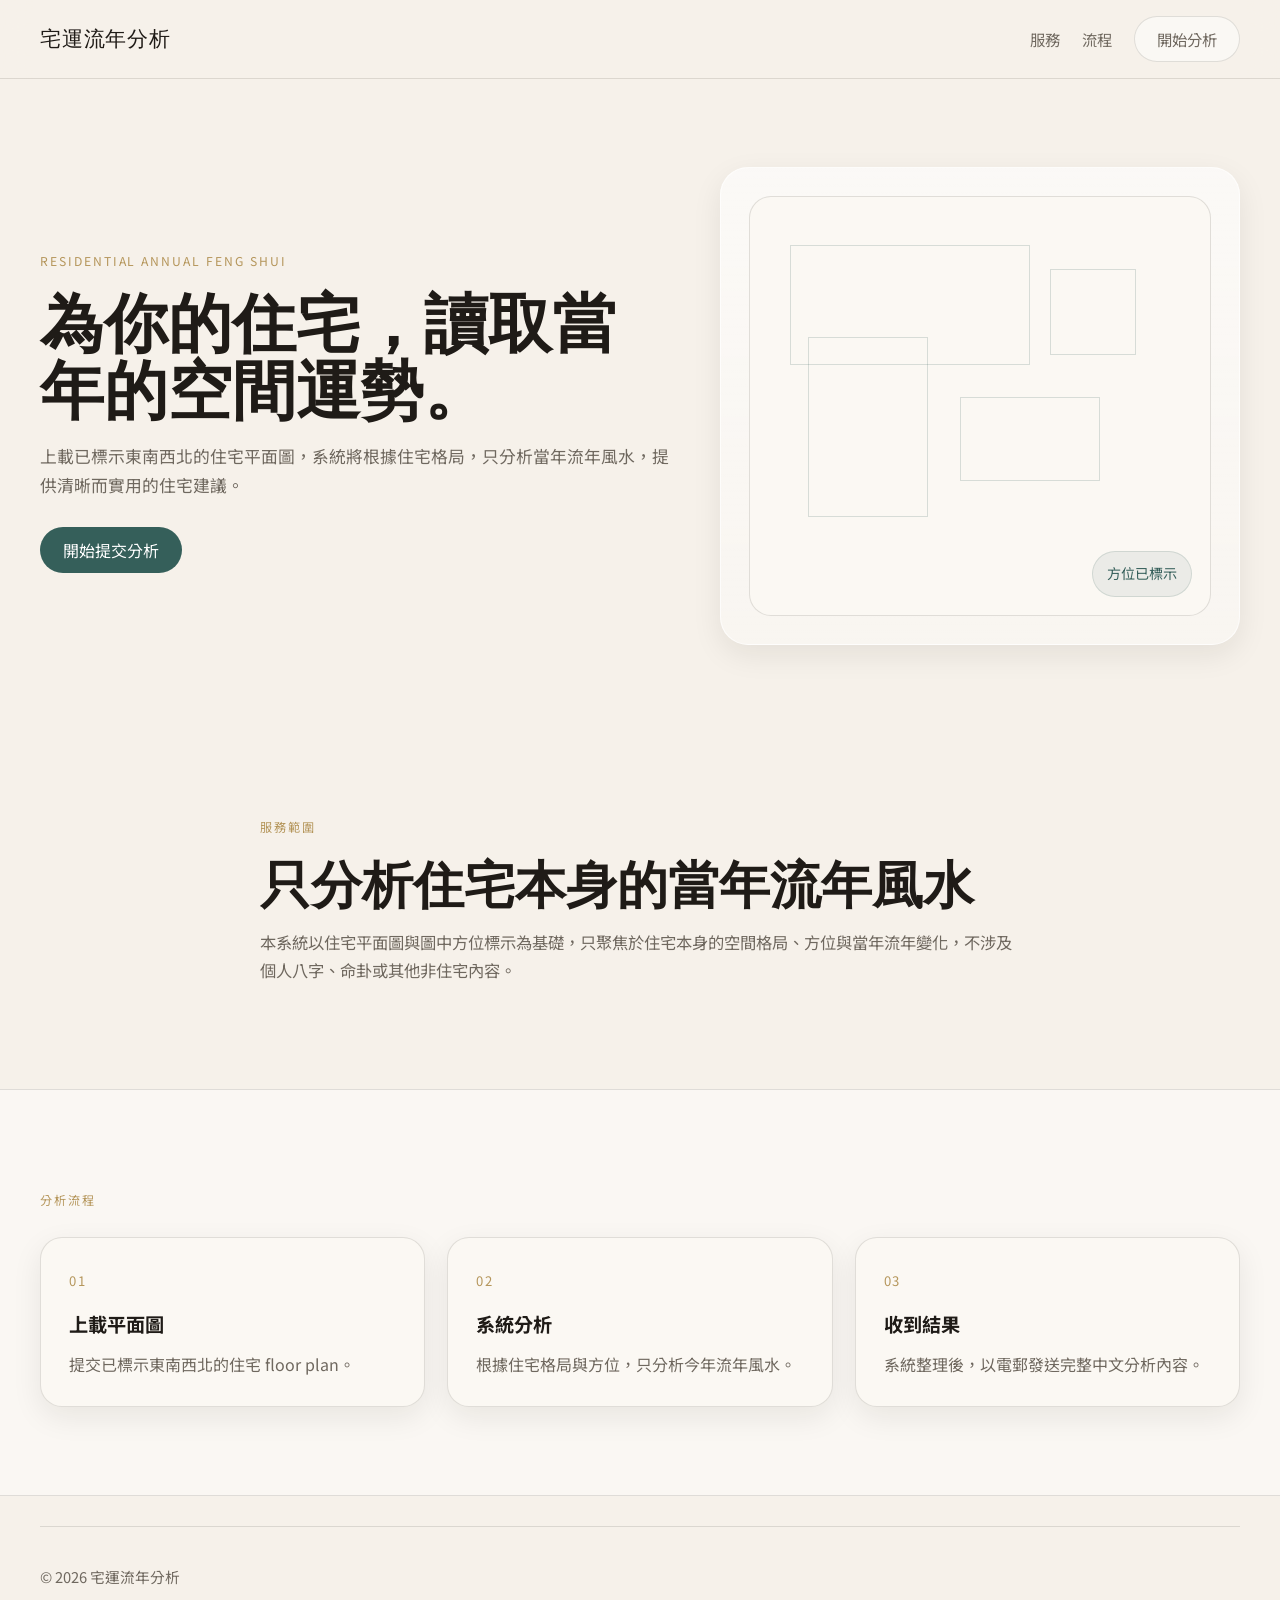
<file: index.html>
<!DOCTYPE html>
<html lang="zh-Hant">
<head>
  <meta charset="UTF-8" />
  <meta name="viewport" content="width=device-width, initial-scale=1.0" />
  <title>宅運流年分析</title>

  <link rel="preconnect" href="https://fonts.googleapis.com">
  <link rel="preconnect" href="https://fonts.gstatic.com" crossorigin>
  <link href="https://fonts.googleapis.com/css2?family=Bodoni+Moda:opsz,wght@6..96,500;6..96,700&family=Noto+Sans+TC:wght@300;400;500;700&display=swap" rel="stylesheet">

  <link rel="stylesheet" href="style.css" />
</head>
<body>
  <header class="site-header">
    <div class="container header-inner">
      <div class="brand">宅運流年分析</div>
      <nav class="nav">
        <a href="#service">服務</a>
        <a href="#process">流程</a>
        <a href="submit.html" class="btn btn-outline">開始分析</a>
      </nav>
    </div>
  </header>

  <main>
    <section class="hero">
      <div class="container hero-grid">
        <div class="hero-copy">
          <p class="eyebrow">Residential Annual Feng Shui</p>
          <h1>為你的住宅，讀取當年的空間運勢。</h1>
          <p class="hero-text">
            上載已標示東南西北的住宅平面圖，系統將根據住宅格局，只分析當年流年風水，提供清晰而實用的住宅建議。
          </p>
          <div class="hero-actions">
            <a href="submit.html" class="btn btn-primary">開始提交分析</a>
          </div>
        </div>

        <div class="hero-card">
          <div class="plan-frame">
            <div class="plan-line"></div>
            <div class="plan-line short"></div>
            <div class="plan-box"></div>
            <div class="plan-box small"></div>
            <div class="direction-badge">方位已標示</div>
          </div>
        </div>
      </div>
    </section>

    <section id="service" class="section">
      <div class="container narrow">
        <p class="section-label">服務範圍</p>
        <h2>只分析住宅本身的當年流年風水</h2>
        <p class="section-text">
          本系統以住宅平面圖與圖中方位標示為基礎，只聚焦於住宅本身的空間格局、方位與當年流年變化，不涉及個人八字、命卦或其他非住宅內容。
        </p>
      </div>
    </section>

    <section id="process" class="section alt">
      <div class="container">
        <p class="section-label">分析流程</p>
        <div class="steps">
          <div class="step">
            <span>01</span>
            <h3>上載平面圖</h3>
            <p>提交已標示東南西北的住宅 floor plan。</p>
          </div>
          <div class="step">
            <span>02</span>
            <h3>系統分析</h3>
            <p>根據住宅格局與方位，只分析今年流年風水。</p>
          </div>
          <div class="step">
            <span>03</span>
            <h3>收到結果</h3>
            <p>系統整理後，以電郵發送完整中文分析內容。</p>
          </div>
        </div>
      </div>
    </section>
  </main>

  <footer class="site-footer">
    <div class="container footer-inner">
      <p>© 2026 宅運流年分析</p>
    </div>
  </footer>

  <script src="script.js"></script>
</body>
</html>
</file>
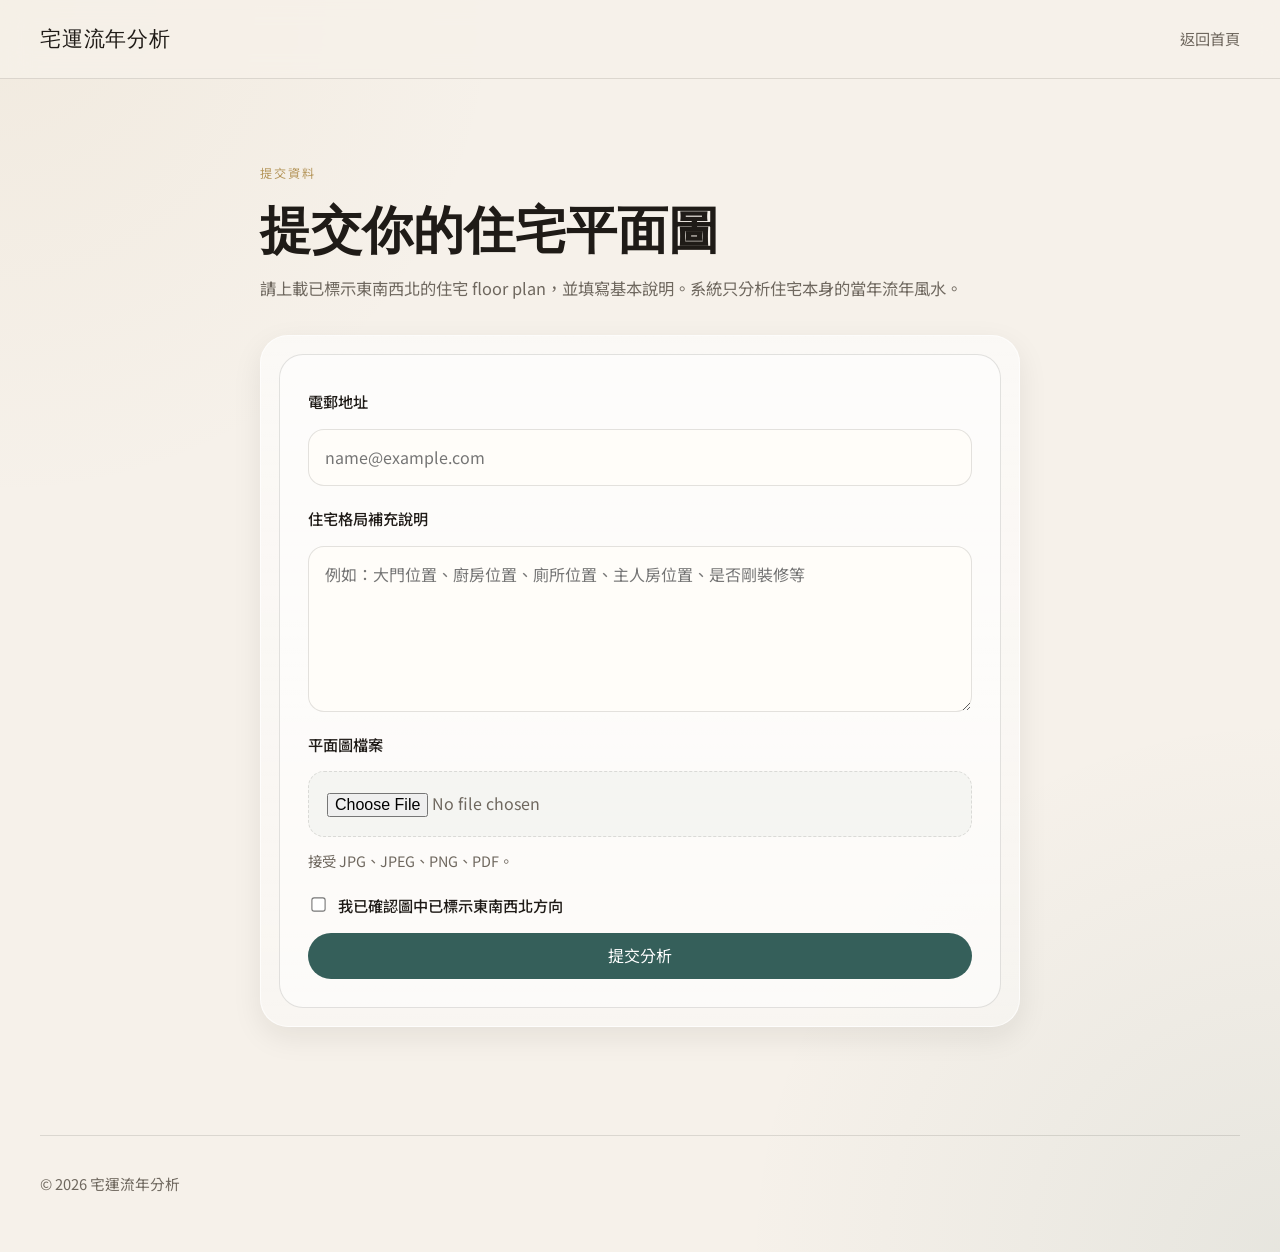
<file: submit.html>
<!DOCTYPE html>
<html lang="zh-Hant">
<head>
  <meta charset="UTF-8" />
  <meta name="viewport" content="width=device-width, initial-scale=1.0" />
  <title>提交住宅分析｜宅運流年分析</title>

  <link rel="preconnect" href="https://fonts.googleapis.com">
  <link rel="preconnect" href="https://fonts.gstatic.com" crossorigin>
  <link href="https://fonts.googleapis.com/css2?family=Bodoni+Moda:opsz,wght@6..96,500;6..96,700&family=Noto+Sans+TC:wght@300;400;500;700&display=swap" rel="stylesheet">

  <style>
    :root {
      --bg: #f6f1ea;
      --surface: #fbf8f3;
      --surface-2: #efe7dc;
      --text: #1f1b17;
      --muted: #6f685f;
      --line: rgba(31, 27, 23, 0.12);
      --primary: #355f5a;
      --primary-dark: #274944;
      --gold: #b5965b;
      --white: #ffffff;
      --error: #9b3d3d;
      --success: #355f5a;

      --radius: 20px;
      --shadow: 0 10px 30px rgba(28, 22, 14, 0.08);
      --container: 1200px;
      --narrow: 760px;
    }

    * {
      box-sizing: border-box;
    }

    html {
      scroll-behavior: smooth;
    }

    body {
      margin: 0;
      font-family: "Noto Sans TC", sans-serif;
      color: var(--text);
      background:
        radial-gradient(circle at top left, rgba(181, 150, 91, 0.08), transparent 28%),
        radial-gradient(circle at bottom right, rgba(53, 95, 90, 0.08), transparent 30%),
        var(--bg);
      line-height: 1.7;
    }

    a {
      color: inherit;
      text-decoration: none;
    }

    .container {
      width: min(100% - 32px, var(--container));
      margin: 0 auto;
    }

    .narrow {
      max-width: var(--narrow);
    }

    .site-header {
      position: sticky;
      top: 0;
      z-index: 50;
      backdrop-filter: blur(14px);
      background: rgba(246, 241, 234, 0.78);
      border-bottom: 1px solid var(--line);
    }

    .header-inner {
      display: flex;
      align-items: center;
      justify-content: space-between;
      min-height: 78px;
    }

    .brand {
      font-family: "Bodoni Moda", serif;
      font-size: 1.3rem;
      letter-spacing: 0.04em;
    }

    .nav {
      display: flex;
      align-items: center;
      gap: 18px;
    }

    .nav a {
      font-size: 0.95rem;
      color: var(--muted);
    }

    .btn {
      display: inline-flex;
      align-items: center;
      justify-content: center;
      min-height: 46px;
      padding: 0 22px;
      border-radius: 999px;
      transition: 0.25s ease;
      border: 1px solid transparent;
      cursor: pointer;
      font: inherit;
    }

    .btn-primary {
      background: var(--primary);
      color: var(--white);
    }

    .btn-primary:hover {
      background: var(--primary-dark);
    }

    .btn-primary:disabled {
      opacity: 0.7;
      cursor: not-allowed;
    }

    .section {
      padding: 72px 0 88px;
    }

    .section-label {
      color: var(--gold);
      text-transform: uppercase;
      letter-spacing: 0.16em;
      font-size: 0.76rem;
      margin-bottom: 18px;
    }

    h1 {
      margin: 0 0 18px;
      font-family: "Bodoni Moda", serif;
      font-size: clamp(2.2rem, 4vw, 4rem);
      line-height: 1.08;
      font-weight: 700;
    }

    .section-text {
      margin: 0 0 32px;
      color: var(--muted);
      font-size: 1.02rem;
    }

    .lux-form-wrap {
      background: linear-gradient(180deg, rgba(255,255,255,0.58), rgba(255,255,255,0.38));
      border: 1px solid rgba(255,255,255,0.68);
      border-radius: 28px;
      padding: 18px;
      box-shadow: var(--shadow);
    }

    .lux-form {
      display: grid;
      gap: 14px;
      padding: 28px;
      background: rgba(255,255,255,0.52);
      border: 1px solid var(--line);
      border-radius: 24px;
    }

    .lux-form label {
      font-size: 0.95rem;
      color: var(--text);
      margin-top: 6px;
      font-weight: 500;
    }

    .lux-form input[type="email"],
    .lux-form textarea,
    .lux-form input[type="file"] {
      width: 100%;
      border: 1px solid var(--line);
      background: #fffdf9;
      border-radius: 16px;
      padding: 14px 16px;
      font: inherit;
      color: var(--text);
      outline: none;
    }

    .lux-form input[type="email"]:focus,
    .lux-form textarea:focus,
    .lux-form input[type="file"]:focus {
      border-color: rgba(181, 150, 91, 0.75);
      box-shadow: 0 0 0 4px rgba(181, 150, 91, 0.12);
    }

    .lux-form input[type="file"] {
      border-style: dashed;
      background: rgba(53, 95, 90, 0.04);
      color: var(--muted);
      padding: 18px;
    }

    .check-row {
      display: flex;
      align-items: flex-start;
      gap: 10px;
      color: var(--muted);
      margin-top: 6px;
    }

    .check-row input {
      margin-top: 5px;
      transform: scale(1.1);
    }

    .form-note {
      font-size: 0.9rem;
      color: var(--muted);
      margin-top: -2px;
    }

    .message-box {
      display: none;
      padding: 12px 14px;
      border-radius: 14px;
      font-size: 0.94rem;
    }

    .message-box.error {
      background: rgba(155, 61, 61, 0.08);
      border: 1px solid rgba(155, 61, 61, 0.2);
      color: var(--error);
    }

    .message-box.success {
      background: rgba(53, 95, 90, 0.08);
      border: 1px solid rgba(53, 95, 90, 0.2);
      color: var(--success);
    }

    .site-footer {
      padding: 20px 0 42px;
    }

    .footer-inner {
      border-top: 1px solid var(--line);
      padding-top: 20px;
      color: var(--muted);
      font-size: 0.92rem;
    }

    @media (max-width: 768px) {
      .section {
        padding-top: 44px;
      }

      .nav {
        gap: 12px;
      }

      .brand {
        font-size: 1.08rem;
      }

      .lux-form {
        padding: 20px;
      }
    }
  </style>
</head>
<body>
  <header class="site-header">
    <div class="container header-inner">
      <div class="brand">宅運流年分析</div>
      <nav class="nav">
        <a href="index.html">返回首頁</a>
      </nav>
    </div>
  </header>

  <main class="section">
    <div class="container narrow">
      <p class="section-label">提交資料</p>
      <h1>提交你的住宅平面圖</h1>
      <p class="section-text">
        請上載已標示東南西北的住宅 floor plan，並填寫基本說明。系統只分析住宅本身的當年流年風水。
      </p>

      <div class="lux-form-wrap">
        <form id="fengshuiForm" class="lux-form">
          <div id="errorBox" class="message-box error"></div>
          <div id="successBox" class="message-box success"></div>

          <label for="customer_email">電郵地址</label>
          <input
            type="email"
            id="customer_email"
            name="customer_email"
            placeholder="name@example.com"
            required
          />

          <label for="layout_notes">住宅格局補充說明</label>
          <textarea
            id="layout_notes"
            name="layout_notes"
            rows="5"
            placeholder="例如：大門位置、廚房位置、廁所位置、主人房位置、是否剛裝修等"
          ></textarea>

          <label for="floor_plan">平面圖檔案</label>
          <input
            type="file"
            id="floor_plan"
            name="floor_plan"
            accept=".jpg,.jpeg,.png,.pdf"
            required
          />
          <div class="form-note">接受 JPG、JPEG、PNG、PDF。</div>

          <label class="check-row" for="direction_mark_check">
            <input
              type="checkbox"
              id="direction_mark_check"
              name="direction_mark_check"
              value="yes"
              required
            />
            <span>我已確認圖中已標示東南西北方向</span>
          </label>

          <button type="submit" class="btn btn-primary" id="submitBtn">提交分析</button>
        </form>
      </div>
    </div>
  </main>

  <footer class="site-footer">
    <div class="container footer-inner">
      <p>© 2026 宅運流年分析</p>
    </div>
  </footer>

  <script>
    const WEBHOOK_URL = "https://hook.eu1.make.com/d4pi9lgzmfiumtvk7hzmfvwwc5mjvm4y";

    const form = document.getElementById("fengshuiForm");
    const submitBtn = document.getElementById("submitBtn");
    const errorBox = document.getElementById("errorBox");
    const successBox = document.getElementById("successBox");
    const fileInput = document.getElementById("floor_plan");

    function showError(message) {
      successBox.style.display = "none";
      errorBox.textContent = message;
      errorBox.style.display = "block";
    }

    function showSuccess(message) {
      errorBox.style.display = "none";
      successBox.textContent = message;
      successBox.style.display = "block";
    }

    form.addEventListener("submit", async function (e) {
      e.preventDefault();

      errorBox.style.display = "none";
      successBox.style.display = "none";

      const file = fileInput.files[0];

      if (!file) {
        showError("請上載住宅平面圖。");
        return;
      }

      const allowedTypes = ["image/jpeg", "image/png", "application/pdf"];
      if (!allowedTypes.includes(file.type)) {
        showError("只接受 JPG、PNG 或 PDF 檔案。");
        return;
      }

      submitBtn.disabled = true;
      submitBtn.textContent = "提交中...";

      try {
        const formData = new FormData(form);

        const response = await fetch(WEBHOOK_URL, {
          method: "POST",
          body: formData
        });

        if (!response.ok) {
          throw new Error("提交失敗，請稍後再試。");
        }

        showSuccess("提交成功，正在跳轉...");
        window.location.href = "thank-you.html";
      } catch (error) {
        showError("提交失敗，請檢查網絡或稍後再試。");
      } finally {
        submitBtn.disabled = false;
        submitBtn.textContent = "提交分析";
      }
    });
  </script>
</body>
</html>
</file>
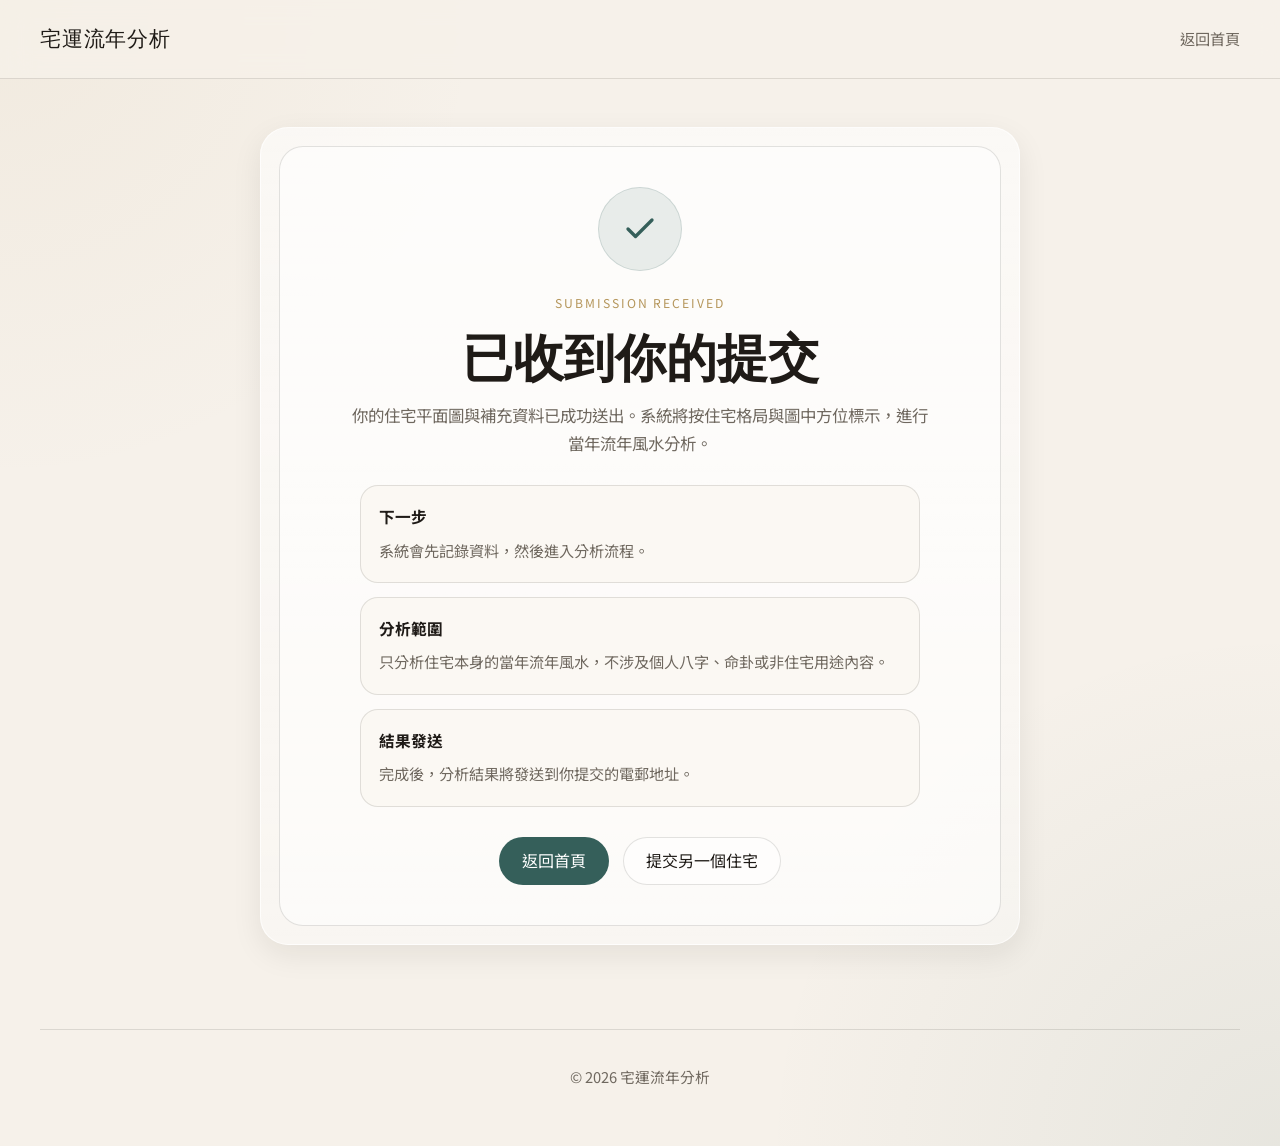
<file: thank-you.html>
<!DOCTYPE html>
<html lang="zh-Hant">
<head>
  <meta charset="UTF-8" />
  <meta name="viewport" content="width=device-width, initial-scale=1.0" />
  <title>已收到你的提交｜宅運流年分析</title>

  <link rel="preconnect" href="https://fonts.googleapis.com">
  <link rel="preconnect" href="https://fonts.gstatic.com" crossorigin>
  <link href="https://fonts.googleapis.com/css2?family=Bodoni+Moda:opsz,wght@6..96,500;6..96,700&family=Noto+Sans+TC:wght@300;400;500;700&display=swap" rel="stylesheet">

  <style>
    :root {
      --bg: #f6f1ea;
      --surface: #fbf8f3;
      --surface-2: #efe7dc;
      --text: #1f1b17;
      --muted: #6f685f;
      --line: rgba(31, 27, 23, 0.12);
      --primary: #355f5a;
      --primary-dark: #274944;
      --gold: #b5965b;
      --white: #ffffff;

      --radius: 20px;
      --shadow: 0 10px 30px rgba(28, 22, 14, 0.08);
      --container: 1200px;
      --narrow: 760px;
    }

    * {
      box-sizing: border-box;
    }

    body {
      margin: 0;
      font-family: "Noto Sans TC", sans-serif;
      color: var(--text);
      background:
        radial-gradient(circle at top left, rgba(181, 150, 91, 0.08), transparent 28%),
        radial-gradient(circle at bottom right, rgba(53, 95, 90, 0.08), transparent 30%),
        var(--bg);
      line-height: 1.7;
    }

    a {
      color: inherit;
      text-decoration: none;
    }

    .container {
      width: min(100% - 32px, var(--container));
      margin: 0 auto;
    }

    .narrow {
      max-width: var(--narrow);
    }

    .site-header {
      position: sticky;
      top: 0;
      z-index: 50;
      backdrop-filter: blur(14px);
      background: rgba(246, 241, 234, 0.78);
      border-bottom: 1px solid var(--line);
    }

    .header-inner {
      display: flex;
      align-items: center;
      justify-content: space-between;
      min-height: 78px;
    }

    .brand {
      font-family: "Bodoni Moda", serif;
      font-size: 1.3rem;
      letter-spacing: 0.04em;
    }

    .nav a {
      font-size: 0.95rem;
      color: var(--muted);
    }

    .section {
      min-height: calc(100vh - 140px);
      display: flex;
      align-items: center;
      padding: 48px 0 64px;
    }

    .card-wrap {
      background: linear-gradient(180deg, rgba(255,255,255,0.58), rgba(255,255,255,0.38));
      border: 1px solid rgba(255,255,255,0.68);
      border-radius: 28px;
      padding: 18px;
      box-shadow: var(--shadow);
    }

    .card {
      background: rgba(255,255,255,0.52);
      border: 1px solid var(--line);
      border-radius: 24px;
      padding: 40px 32px;
      text-align: center;
    }

    .success-badge {
      width: 84px;
      height: 84px;
      margin: 0 auto 22px;
      border-radius: 50%;
      display: grid;
      place-items: center;
      background: rgba(53, 95, 90, 0.1);
      border: 1px solid rgba(53, 95, 90, 0.16);
    }

    .success-badge svg {
      width: 36px;
      height: 36px;
      stroke: var(--primary);
    }

    .eyebrow {
      color: var(--gold);
      text-transform: uppercase;
      letter-spacing: 0.16em;
      font-size: 0.76rem;
      margin-bottom: 16px;
    }

    h1 {
      margin: 0 0 16px;
      font-family: "Bodoni Moda", serif;
      font-size: clamp(2.2rem, 4vw, 4rem);
      line-height: 1.08;
      font-weight: 700;
    }

    .lead {
      margin: 0 auto 28px;
      max-width: 36rem;
      color: var(--muted);
      font-size: 1.03rem;
    }

    .info-grid {
      display: grid;
      gap: 14px;
      margin: 0 auto 30px;
      text-align: left;
      max-width: 560px;
    }

    .info-item {
      padding: 18px 18px;
      border-radius: 18px;
      background: var(--surface);
      border: 1px solid var(--line);
    }

    .info-item strong {
      display: block;
      margin-bottom: 6px;
      color: var(--text);
      font-size: 0.98rem;
    }

    .info-item span {
      color: var(--muted);
      font-size: 0.95rem;
    }

    .actions {
      display: flex;
      justify-content: center;
      gap: 14px;
      flex-wrap: wrap;
      margin-top: 10px;
    }

    .btn {
      display: inline-flex;
      align-items: center;
      justify-content: center;
      min-height: 48px;
      padding: 0 22px;
      border-radius: 999px;
      transition: 0.25s ease;
      border: 1px solid transparent;
      cursor: pointer;
      font: inherit;
    }

    .btn-primary {
      background: var(--primary);
      color: var(--white);
    }

    .btn-primary:hover {
      background: var(--primary-dark);
    }

    .btn-outline {
      border-color: var(--line);
      background: rgba(255,255,255,0.5);
      color: var(--text);
    }

    .btn-outline:hover {
      background: var(--surface);
    }

    .site-footer {
      padding: 20px 0 42px;
    }

    .footer-inner {
      border-top: 1px solid var(--line);
      padding-top: 20px;
      color: var(--muted);
      font-size: 0.92rem;
      text-align: center;
    }

    @media (max-width: 768px) {
      .card {
        padding: 32px 20px;
      }

      .brand {
        font-size: 1.08rem;
      }

      .section {
        padding-top: 24px;
      }
    }
  </style>
</head>
<body>
  <header class="site-header">
    <div class="container header-inner">
      <div class="brand">宅運流年分析</div>
      <nav class="nav">
        <a href="index.html">返回首頁</a>
      </nav>
    </div>
  </header>

  <main class="section">
    <div class="container narrow">
      <div class="card-wrap">
        <div class="card">
          <div class="success-badge" aria-hidden="true">
            <svg viewBox="0 0 24 24" fill="none" stroke-width="2.2" stroke-linecap="round" stroke-linejoin="round">
              <path d="M20 6L9 17l-5-5"></path>
            </svg>
          </div>

          <p class="eyebrow">Submission Received</p>
          <h1>已收到你的提交</h1>
          <p class="lead">
            你的住宅平面圖與補充資料已成功送出。系統將按住宅格局與圖中方位標示，進行當年流年風水分析。
          </p>

          <div class="info-grid">
            <div class="info-item">
              <strong>下一步</strong>
              <span>系統會先記錄資料，然後進入分析流程。</span>
            </div>

            <div class="info-item">
              <strong>分析範圍</strong>
              <span>只分析住宅本身的當年流年風水，不涉及個人八字、命卦或非住宅用途內容。</span>
            </div>

            <div class="info-item">
              <strong>結果發送</strong>
              <span>完成後，分析結果將發送到你提交的電郵地址。</span>
            </div>
          </div>

          <div class="actions">
            <a href="index.html" class="btn btn-primary">返回首頁</a>
            <a href="submit.html" class="btn btn-outline">提交另一個住宅</a>
          </div>
        </div>
      </div>
    </div>
  </main>

  <footer class="site-footer">
    <div class="container footer-inner">
      <p>© 2026 宅運流年分析</p>
    </div>
  </footer>
</body>
</html>
</file>
<file: style.css>
:root {
  --bg: #f6f1ea;
  --surface: #fbf8f3;
  --surface-2: #efe7dc;
  --text: #1f1b17;
  --muted: #6f685f;
  --line: rgba(31, 27, 23, 0.12);
  --primary: #355f5a;
  --primary-dark: #274944;
  --gold: #b5965b;
  --white: #ffffff;

  --radius: 18px;
  --shadow: 0 10px 30px rgba(28, 22, 14, 0.08);

  --container: 1200px;
  --narrow: 760px;
}

* {
  box-sizing: border-box;
}

html {
  scroll-behavior: smooth;
}

body {
  margin: 0;
  font-family: "Noto Sans TC", sans-serif;
  color: var(--text);
  background: var(--bg);
  line-height: 1.7;
}

a {
  color: inherit;
  text-decoration: none;
}

.container {
  width: min(100% - 32px, var(--container));
  margin: 0 auto;
}

.narrow {
  max-width: var(--narrow);
}

.site-header {
  position: sticky;
  top: 0;
  z-index: 50;
  backdrop-filter: blur(14px);
  background: rgba(246, 241, 234, 0.78);
  border-bottom: 1px solid var(--line);
}

.header-inner {
  display: flex;
  align-items: center;
  justify-content: space-between;
  min-height: 78px;
}

.brand {
  font-family: "Bodoni Moda", serif;
  font-size: 1.3rem;
  letter-spacing: 0.04em;
}

.nav {
  display: flex;
  align-items: center;
  gap: 22px;
}

.nav a {
  font-size: 0.96rem;
  color: var(--muted);
}

.btn {
  display: inline-flex;
  align-items: center;
  justify-content: center;
  min-height: 46px;
  padding: 0 22px;
  border-radius: 999px;
  transition: 0.25s ease;
  border: 1px solid transparent;
}

.btn-primary {
  background: var(--primary);
  color: var(--white);
}

.btn-primary:hover {
  background: var(--primary-dark);
}

.btn-outline {
  border-color: var(--line);
  color: var(--text);
  background: rgba(255,255,255,0.45);
}

.btn-outline:hover {
  background: var(--surface);
}

.hero {
  padding: 88px 0 72px;
}

.hero-grid {
  display: grid;
  grid-template-columns: 1.1fr 0.9fr;
  gap: 44px;
  align-items: center;
}

.eyebrow,
.section-label {
  color: var(--gold);
  text-transform: uppercase;
  letter-spacing: 0.16em;
  font-size: 0.76rem;
  margin-bottom: 18px;
}

.hero h1 {
  margin: 0 0 18px;
  font-family: "Bodoni Moda", serif;
  font-size: clamp(2.6rem, 5vw, 5.2rem);
  line-height: 1.05;
  font-weight: 700;
}

.hero-text {
  max-width: 42rem;
  color: var(--muted);
  font-size: 1.05rem;
  margin-bottom: 28px;
}

.hero-card {
  background: linear-gradient(180deg, rgba(255,255,255,0.6), rgba(255,255,255,0.35));
  border: 1px solid rgba(255,255,255,0.65);
  border-radius: 28px;
  padding: 28px;
  box-shadow: var(--shadow);
}

.plan-frame {
  position: relative;
  min-height: 420px;
  border-radius: 22px;
  background: var(--surface);
  border: 1px solid var(--line);
  overflow: hidden;
}

.plan-line,
.plan-box {
  position: absolute;
  border: 1px solid rgba(53, 95, 90, 0.18);
}

.plan-line {
  top: 48px;
  left: 40px;
  width: 240px;
  height: 120px;
}

.plan-line.short {
  top: 200px;
  left: 210px;
  width: 140px;
  height: 84px;
}

.plan-box {
  top: 140px;
  left: 58px;
  width: 120px;
  height: 180px;
}

.plan-box.small {
  top: 72px;
  left: 300px;
  width: 86px;
  height: 86px;
}

.direction-badge {
  position: absolute;
  right: 18px;
  bottom: 18px;
  padding: 10px 14px;
  border-radius: 999px;
  background: rgba(53, 95, 90, 0.08);
  color: var(--primary);
  font-size: 0.88rem;
  border: 1px solid rgba(53, 95, 90, 0.15);
}

.section {
  padding: 88px 0;
}

.section h2 {
  margin: 0 0 16px;
  font-family: "Bodoni Moda", serif;
  font-size: clamp(2rem, 4vw, 3.2rem);
  line-height: 1.12;
}

.section-text {
  color: var(--muted);
  font-size: 1.02rem;
}

.alt {
  background: rgba(255,255,255,0.42);
  border-top: 1px solid var(--line);
  border-bottom: 1px solid var(--line);
}

.steps {
  display: grid;
  grid-template-columns: repeat(3, 1fr);
  gap: 22px;
  margin-top: 26px;
}

.step {
  background: var(--surface);
  border: 1px solid var(--line);
  border-radius: 22px;
  padding: 28px;
  box-shadow: var(--shadow);
}

.step span {
  display: inline-block;
  margin-bottom: 16px;
  font-size: 0.82rem;
  color: var(--gold);
  letter-spacing: 0.12em;
}

.step h3 {
  margin: 0 0 10px;
  font-size: 1.2rem;
}

.step p {
  margin: 0;
  color: var(--muted);
}

.site-footer {
  padding: 30px 0 48px;
}

.footer-inner {
  border-top: 1px solid var(--line);
  padding-top: 22px;
  color: var(--muted);
  font-size: 0.92rem;
}

@media (max-width: 900px) {
  .hero-grid,
  .steps {
    grid-template-columns: 1fr;
  }

  .nav a:not(.btn) {
    display: none;
  }

  .hero {
    padding-top: 56px;
  }

  .plan-frame {
    min-height: 320px;
  }
}
.lux-form {
  display: grid;
  gap: 14px;
  padding: 28px;
  background: rgba(255,255,255,0.5);
  border: 1px solid var(--line);
  border-radius: 24px;
  box-shadow: var(--shadow);
}

.lux-form label {
  font-size: 0.95rem;
  color: var(--text);
  margin-top: 6px;
}

.lux-form input,
.lux-form textarea {
  width: 100%;
  border: 1px solid var(--line);
  background: #fffdf9;
  border-radius: 16px;
  padding: 14px 16px;
  font: inherit;
  color: var(--text);
  outline: none;
}

.lux-form input:focus,
.lux-form textarea:focus {
  border-color: rgba(181, 150, 91, 0.75);
  box-shadow: 0 0 0 4px rgba(181, 150, 91, 0.12);
}

.upload-box {
  min-height: 140px;
  border: 1px dashed rgba(53, 95, 90, 0.35);
  border-radius: 18px;
  display: flex;
  align-items: center;
  justify-content: center;
  color: var(--muted);
  background: rgba(53, 95, 90, 0.04);
  text-align: center;
  padding: 20px;
}

.check-row {
  display: flex;
  align-items: center;
  gap: 10px;
  color: var(--muted);
}
</file>
